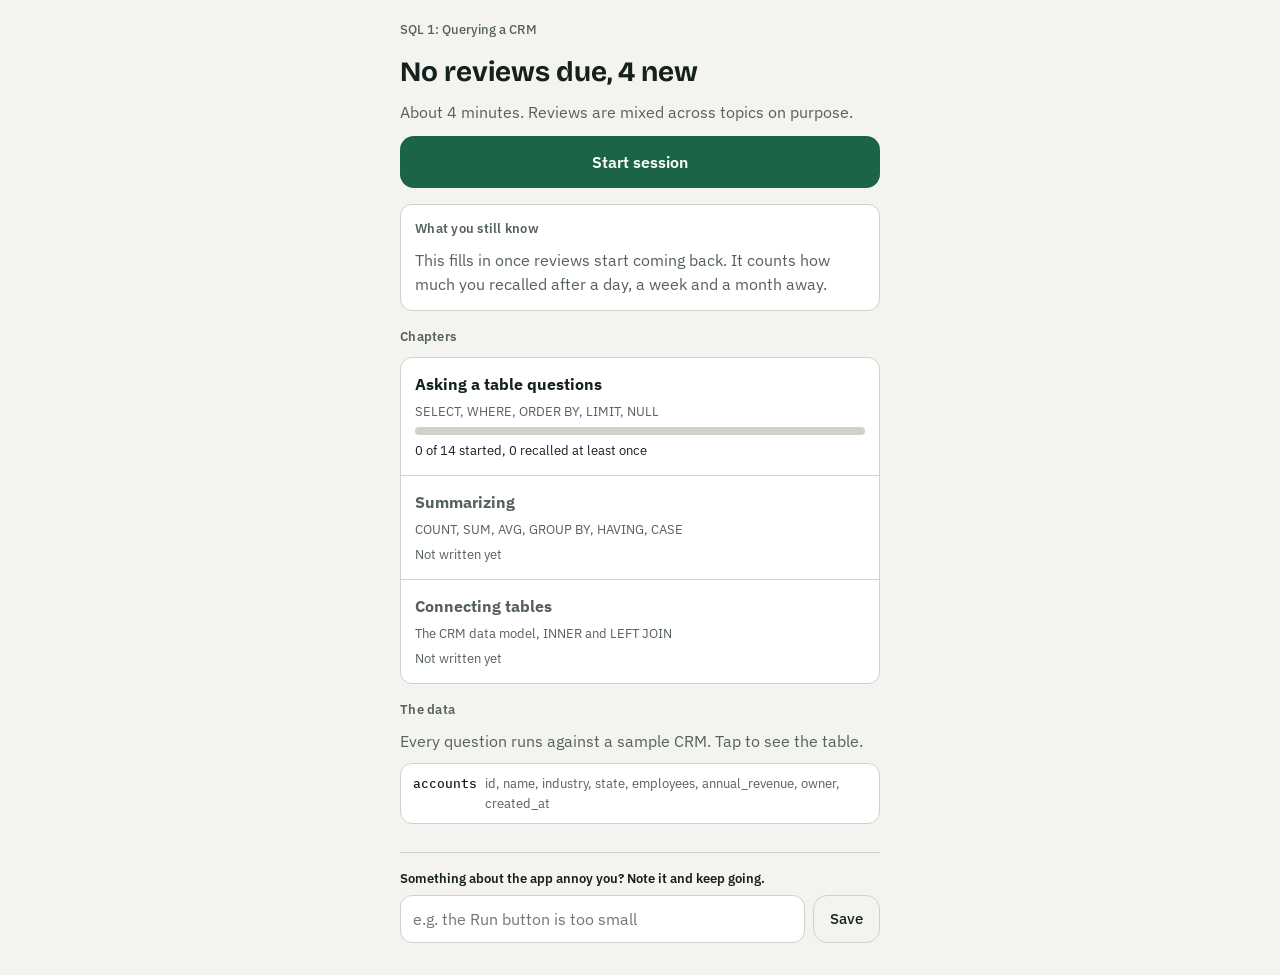
<file: index.html>
<!doctype html>
<html lang="en">
<head>
<meta charset="utf-8">
<meta name="viewport" content="width=device-width,initial-scale=1,viewport-fit=cover">
<title>Learning App</title>
<link rel="stylesheet" href="https://fonts.googleapis.com/css2?family=Bricolage+Grotesque:wght@500;700&family=IBM+Plex+Mono:wght@400;500&family=IBM+Plex+Sans:wght@400;500;600&display=swap">
<link rel="stylesheet" href="styles.css">
</head>
<body>
<main id="app"></main>
<script src="data/crm.js"></script>
<script src="courses/sql-1.js"></script>
<script src="app.js"></script>
</body>
</html>
</file>
<file: styles.css>
/* Learning App styles.
   Layout: one narrow column, phone first, every screen a vertical stack with one gap size.
   To restyle the app, start with the tokens below. Everything else reads from them. */

:root {
  --bg: #F3F4EF;        /* page ground */
  --surface: #FFFFFF;   /* cards and inputs */
  --ink: #15211C;       /* text, dark panels */
  --muted: #55615B;     /* secondary text */
  --line: #CDD3C9;      /* borders */
  --accent: #1B6447;    /* primary actions, correct */
  --accent-ink: #FFFFFF;
  --accent-tint: #DDEDE4;
  --accent-deep: #0F3526;
  --amber: #7A4206;     /* new, missed, attention */
  --amber-tint: #FBEBD3;
  --code-bg: #15211C;
  --code-ink: #E6EDE8;
  --panel-ink: #F3F4EF; /* text on the dark panel */
  --panel-bar: #8FD1AE;
  --panel-track: #33423B;

  --font-display: "Bricolage Grotesque", "Avenir Next", "Segoe UI", sans-serif;
  --font-body: "IBM Plex Sans", "Segoe UI", system-ui, sans-serif;
  --font-mono: "IBM Plex Mono", ui-monospace, "SF Mono", Menlo, monospace;

  --radius: 12px;
  --gap: 16px;
  --tap: 48px;          /* minimum height of anything you tap */
}
@media (prefers-color-scheme: dark) {
  :root:not([data-theme="light"]) {
    --bg: #111A16; --surface: #1A2620; --ink: #E8EEE9; --muted: #A3B0A8; --line: #33423B;
    --accent: #7CCBA4; --accent-ink: #0C1F17; --accent-tint: #1E3A2D; --accent-deep: #CFEBDD;
    --amber: #F0B66A; --amber-tint: #3A2A12; --code-bg: #0B120F; --code-ink: #E6EDE8;
    --panel-ink: #E8EEE9; --panel-bar: #8FD1AE; --panel-track: #33423B;
    color-scheme: dark;
  }
}
:root[data-theme="dark"] {
  --bg: #111A16; --surface: #1A2620; --ink: #E8EEE9; --muted: #A3B0A8; --line: #33423B;
  --accent: #7CCBA4; --accent-ink: #0C1F17; --accent-tint: #1E3A2D; --accent-deep: #CFEBDD;
  --amber: #F0B66A; --amber-tint: #3A2A12; --code-bg: #0B120F; --code-ink: #E6EDE8;
  --panel-ink: #E8EEE9; --panel-bar: #8FD1AE; --panel-track: #33423B;
  color-scheme: dark;
}

* { box-sizing: border-box; }
body { margin: 0; background: var(--bg); color: var(--ink); font-family: var(--font-body); font-size: 16px; line-height: 1.5; }
#app { max-width: 520px; margin: 0 auto; padding-inline: 20px; padding-block: 20px 32px; display: flex; flex-direction: column; gap: var(--gap); min-height: 100%; }
#app > * { min-width: 0; }
section { display: flex; flex-direction: column; gap: 10px; }
h1, h2, p, ul, ol, pre, fieldset, legend { margin: 0; padding: 0; }
fieldset { border: 0; min-width: 0; }
ul, ol { list-style: none; }
h1 { font-family: var(--font-display); font-size: 1.75rem; line-height: 1.15; font-weight: 700; text-wrap: balance; }
h1.prompt { font-size: 1.45rem; white-space: pre-wrap; overflow-wrap: anywhere; }
h2 { font-size: 0.8125rem; font-weight: 600; color: var(--muted); letter-spacing: 0.02em; }
a { color: var(--accent); }
hr { border: 0; border-top: 1px solid var(--line); margin: 12px 0; }
.muted { color: var(--muted); }
.small { font-size: 0.8125rem; }
.center { text-align: center; }
.mono { font-family: var(--font-mono); }
.good { color: var(--accent); }
.amber { color: var(--amber); }
.warn { color: var(--amber); overflow-wrap: anywhere; }
.sr { position: absolute; width: 1px; height: 1px; overflow: hidden; clip-path: inset(50%); }
.eyebrow { font-size: 0.8125rem; font-weight: 500; color: var(--muted); }
.label { font-size: 0.75rem; font-weight: 600; color: var(--muted); margin-top: 10px; }
.label:first-child { margin-top: 0; }
.label.good { color: var(--accent); }
.why { font-weight: 500; }

.row { display: flex; gap: 8px; flex-wrap: wrap; align-items: center; }
.between { display: flex; justify-content: space-between; align-items: center; gap: 12px; }
.stack { display: flex; flex-direction: column; gap: 6px; }
.stack.end { margin-top: 8px; }
.top { display: flex; flex-direction: column; gap: 4px; }
.today { gap: 12px; }

.btn { min-height: var(--tap); padding: 0 16px; border-radius: 14px; border: 1px solid var(--line); background: var(--surface); color: var(--ink); font: 500 0.9375rem var(--font-body); cursor: pointer; }
.btn.primary { min-height: 52px; border: 0; background: var(--accent); color: var(--accent-ink); font-size: 1rem; font-weight: 600; }
.btn.quiet { background: transparent; }
.btn:disabled { opacity: 0.6; cursor: default; }
.icon { width: var(--tap); height: var(--tap); margin-left: -12px; border: 0; background: transparent; color: var(--ink); display: grid; place-items: center; cursor: pointer; border-radius: 10px; }
.link { border: 0; background: transparent; color: var(--muted); font: inherit; font-size: 0.8125rem; text-decoration: underline; min-height: 44px; cursor: pointer; }
:focus-visible { outline: 2px solid var(--accent); outline-offset: 2px; }

.bar-top { display: flex; align-items: center; gap: 12px; }
.segs { flex: 1; display: flex; gap: 4px; min-width: 0; }
.segs span { flex: 1; height: 6px; border-radius: 3px; background: var(--line); }
.segs .done { background: var(--accent); }
.segs .now { background: var(--ink); }

.chips { display: flex; gap: 8px; flex-wrap: wrap; }
.chip { padding: 4px 10px; border-radius: 999px; border: 1px solid var(--line); font-size: 0.75rem; font-weight: 500; color: var(--muted); }
.chip.ink { background: var(--ink); color: var(--bg); border-color: var(--ink); }
.chip.new { background: var(--amber-tint); color: var(--amber); border-color: transparent; font-weight: 600; }
.chip.good { background: var(--accent-tint); color: var(--accent-deep); border-color: transparent; }

.callout { display: flex; gap: 10px; align-items: flex-start; padding: 10px 12px; border-radius: var(--radius); background: var(--amber-tint); color: var(--amber); font-size: 0.875rem; line-height: 1.4; }
.callout svg { flex-shrink: 0; margin-top: 1px; }
.callout.good { background: var(--accent-tint); color: var(--accent-deep); }

.panel { padding: 14px; border-radius: var(--radius); background: var(--surface); border: 1px solid var(--line); overflow-wrap: anywhere; }
.panel.tint { background: var(--accent-tint); color: var(--accent-deep); border-color: transparent; display: flex; flex-direction: column; gap: 10px; }
.panel.dark { background: var(--code-bg); color: var(--panel-ink); border-color: transparent; gap: 12px; }
.panel.dark h2 { color: var(--panel-ink); opacity: 0.75; }
.panel.ai { margin-top: 8px; white-space: pre-wrap; }
.ret { display: grid; grid-template-columns: 7.5rem minmax(0, 1fr) 2.5rem; gap: 10px; align-items: center; font-size: 0.8125rem; }
.ret .mono { text-align: right; font-variant-numeric: tabular-nums; }
.bar { height: 8px; border-radius: 4px; background: var(--line); overflow: hidden; }
.bar span { display: block; height: 100%; border-radius: 4px; background: var(--accent); }
.panel.dark .bar { background: var(--panel-track); }
.panel.dark .bar span { background: var(--panel-bar); }

.field { display: flex; flex-direction: column; gap: 6px; }
.field label, .conf legend, .note label { font-size: 0.8125rem; font-weight: 600; }
textarea, input[type="text"] { width: 100%; padding: 12px; border: 1px solid var(--line); border-radius: var(--radius); background: var(--surface); color: var(--ink); font: 1rem var(--font-body); }
textarea { resize: vertical; }
textarea.mono, pre.code { font-family: var(--font-mono); font-size: 0.875rem; line-height: 1.55; }
input[type="text"] { min-height: var(--tap); }
pre.code { padding: 12px 14px; border-radius: var(--radius); background: var(--code-bg); color: var(--code-ink); overflow-x: auto; white-space: pre; margin-top: 4px; }

.conf { display: flex; flex-direction: column; gap: 6px; }
.three { display: grid; grid-template-columns: repeat(3, minmax(0, 1fr)); gap: 8px; margin-top: 6px; }
.seg, .option { display: flex; align-items: center; min-height: var(--tap); border: 1px solid var(--line); border-radius: 10px; background: var(--surface); cursor: pointer; }
.seg { justify-content: center; font-size: 0.875rem; text-align: center; }
.seg input, .option input { position: absolute; opacity: 0; pointer-events: none; }
.seg.picked, .option.picked { border: 2px solid var(--accent); background: var(--accent-tint); color: var(--accent-deep); font-weight: 600; }
.seg:focus-within, .option:focus-within { outline: 2px solid var(--accent); outline-offset: 2px; }
.options { display: flex; flex-direction: column; gap: 8px; }
.option { padding: 10px 14px; font-family: var(--font-mono); font-size: 0.875rem; line-height: 1.45; overflow-wrap: anywhere; }

.tab { min-height: 44px; padding: 0 14px; border: 1px solid var(--line); border-radius: 10px; background: var(--surface); color: var(--ink); font: 0.875rem var(--font-body); cursor: pointer; }
.tab.on { background: var(--ink); color: var(--bg); border-color: var(--ink); font-weight: 600; }

.hints, .stuck { display: flex; flex-direction: column; gap: 8px; counter-reset: n; }
.hints li, .stuck li { counter-increment: n; display: grid; grid-template-columns: 1.25rem minmax(0, 1fr); gap: 8px; font-size: 0.9375rem; }
.hints li::before, .stuck li::before { content: counter(n); font-family: var(--font-mono); font-size: 0.8125rem; color: var(--amber); font-weight: 500; padding-top: 2px; }
.hints { padding: 12px 14px; border-radius: var(--radius); background: var(--amber-tint); }
.stuck { padding: 12px 14px; border-radius: var(--radius); background: var(--surface); border: 1px solid var(--line); }

.schema { border: 1px solid var(--line); border-radius: var(--radius); background: var(--surface); padding: 0 12px; font-size: 0.8125rem; color: var(--muted); }
.schema summary { min-height: 44px; display: flex; align-items: baseline; gap: 8px; cursor: pointer; padding-block: 10px; }
.schema summary .mono { color: var(--ink); font-weight: 500; flex-shrink: 0; white-space: nowrap; }
.schema[open] { padding-bottom: 10px; }
.scroll { overflow-x: auto; border: 1px solid var(--line); border-radius: 10px; background: var(--surface); }
table { border-collapse: collapse; font-family: var(--font-mono); font-size: 0.75rem; font-variant-numeric: tabular-nums; white-space: nowrap; width: 100%; }
th, td { padding: 6px 10px; text-align: left; border-bottom: 1px solid var(--line); color: var(--ink); }
th { color: var(--muted); font-weight: 500; }
tr:last-child td { border-bottom: 0; }
.null { color: var(--amber); }
.scroll + .small { margin-top: 4px; }

.chapters, .back, .notes { display: flex; flex-direction: column; border: 1px solid var(--line); border-radius: var(--radius); background: var(--surface); }
.chapter { padding: 14px; display: flex; flex-direction: column; gap: 6px; border-bottom: 1px solid var(--line); }
.chapters li:last-child, .back li:last-child, .notes li:last-child { border-bottom: 0; }
.chapter.locked { color: var(--muted); }
.back li, .notes li { padding: 12px 14px; display: flex; justify-content: space-between; align-items: center; gap: 12px; border-bottom: 1px solid var(--line); font-size: 0.875rem; }
.back li div { display: flex; flex-direction: column; }
.back li > span { font-weight: 600; white-space: nowrap; }
.notes li span { overflow-wrap: anywhere; min-width: 0; }
.when { display: flex; gap: 8px; align-items: center; }

.note { display: flex; flex-direction: column; gap: 6px; margin-top: 12px; padding-top: 16px; border-top: 1px solid var(--line); }
.note .row { flex-wrap: nowrap; }
.note input { flex: 1; min-width: 0; }

@media (prefers-reduced-motion: no-preference) {
  .bar span, .segs span { transition: width 0.3s ease, background 0.2s ease; }
}
</file>
